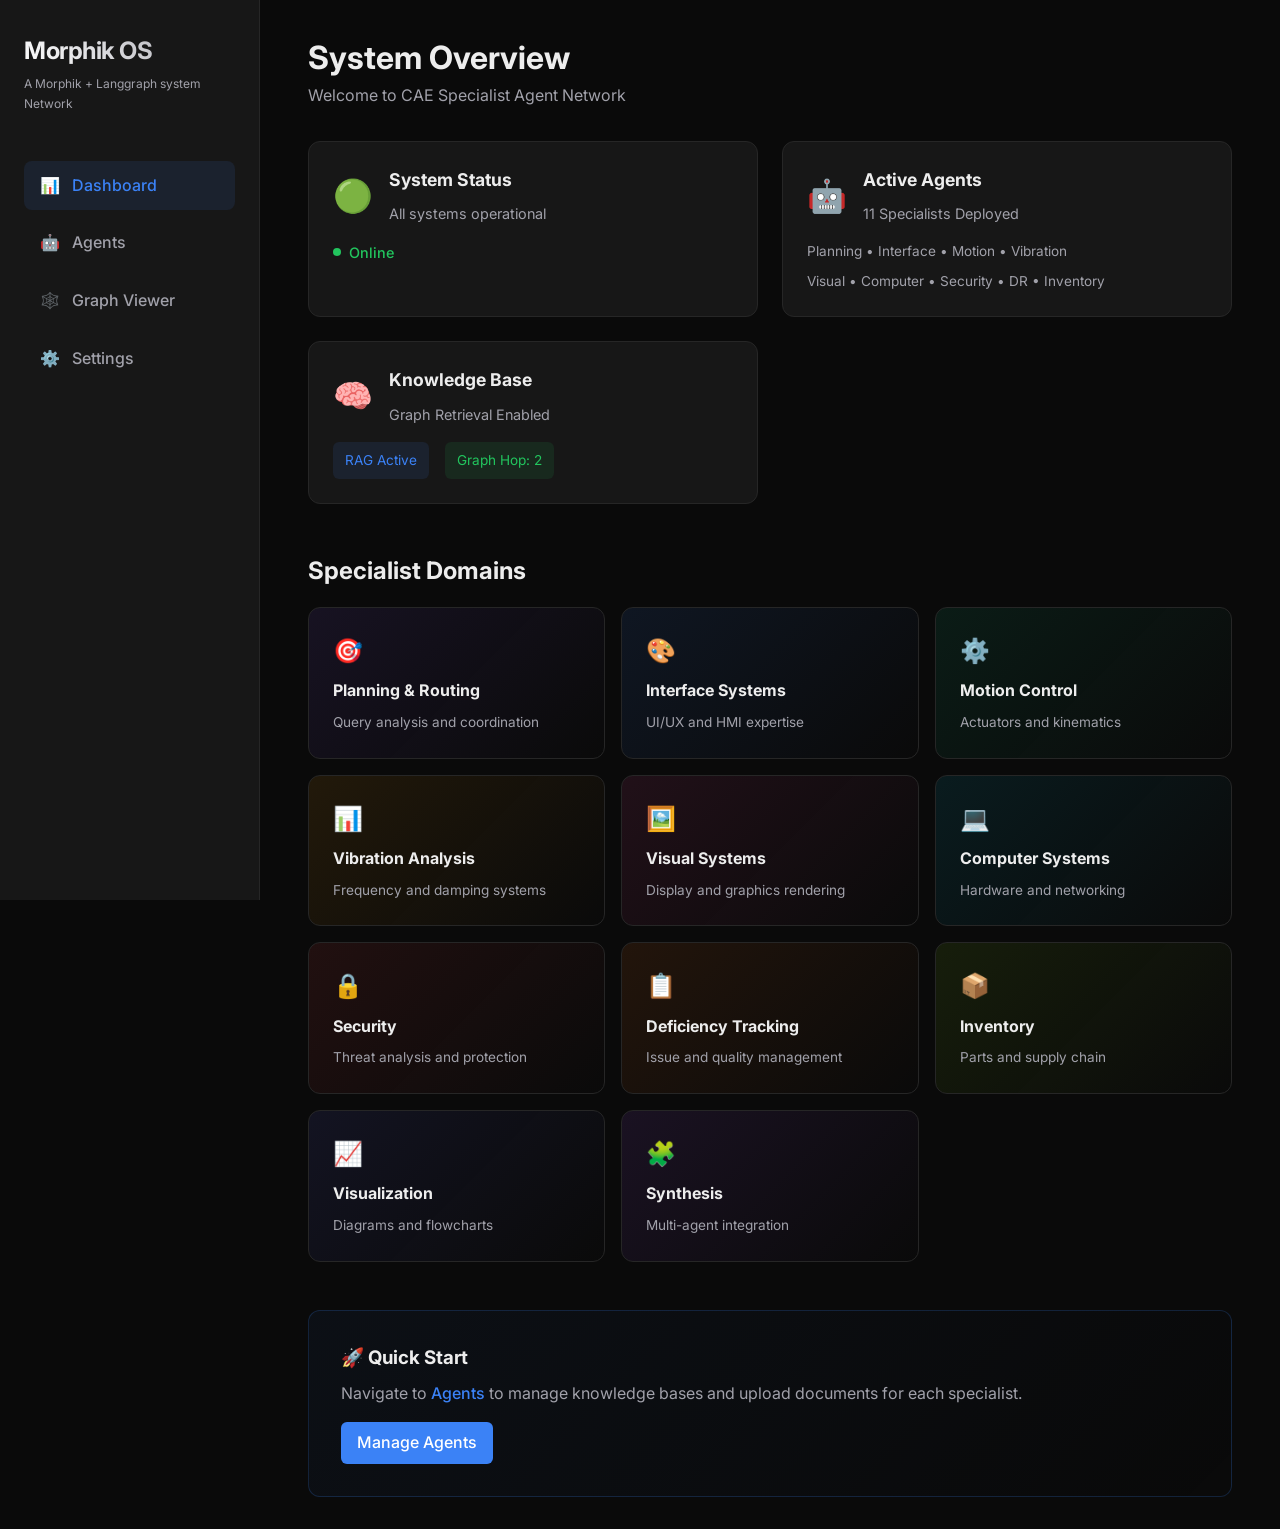
<file: morphik-static-ui/index.html>
<!DOCTYPE html>
<html lang="en">

<head>
    <meta charset="UTF-8">
    <meta name="viewport" content="width=device-width, initial-scale=1.0">
    <title>Morphik OS - CAE Dashboard</title>
    <link rel="stylesheet" href="css/style.css">
    <link rel="preconnect" href="https://fonts.googleapis.com">
    <link rel="preconnect" href="https://fonts.gstatic.com" crossorigin>
    <link href="https://fonts.googleapis.com/css2?family=Inter:wght@400;500;600;700&display=swap" rel="stylesheet">
</head>

<body>
    <div class="app-container">
        <aside class="sidebar">
            <div class="brand">
                <div style="font-size: 1.5rem; font-weight: 700;">Morphik OS</div>
                <div style="font-size: 0.75rem; color: var(--text-secondary); margin-top: 0.25rem;">A Morphik +
                    Langgraph system
                    Network</div>
            </div>
            <ul class="nav-links">
                <li><a href="index.html" class="nav-item active">
                        <span>📊</span>
                        <span>Dashboard</span>
                    </a></li>
                <li><a href="agents.html" class="nav-item">
                        <span>🤖</span>
                        <span>Agents</span>
                    </a></li>
                <li><a href="graph-viz.html" class="nav-item">
                        <span>🕸️</span>
                        <span>Graph Viewer</span>
                    </a></li>
                <li><a href="#" class="nav-item">
                        <span>⚙️</span>
                        <span>Settings</span>
                    </a></li>
            </ul>
        </aside>

        <main class="main-content">
            <header>
                <h1>System Overview</h1>
                <p style="color: var(--text-secondary);">Welcome to CAE Specialist Agent Network</p>
            </header>

            <div class="dashboard-grid">
                <div class="card">
                    <div style="display: flex; align-items: center; gap: 1rem; margin-bottom: 1rem;">
                        <div style="font-size: 2rem;">🟢</div>
                        <div>
                            <h3>System Status</h3>
                            <p>All systems operational</p>
                        </div>
                    </div>
                    <div style="margin-top: 1rem; display: flex; align-items: center; gap: 0.5rem;">
                        <span style="width: 8px; height: 8px; background-color: #22c55e; border-radius: 50%;"></span>
                        <span style="font-size: 0.9rem; color: #22c55e; font-weight: 500;">Online</span>
                    </div>
                </div>

                <div class="card">
                    <div style="display: flex; align-items: center; gap: 1rem; margin-bottom: 1rem;">
                        <div style="font-size: 2rem;">🤖</div>
                        <div>
                            <h3>Active Agents</h3>
                            <p>11 Specialists Deployed</p>
                        </div>
                    </div>
                    <div style="margin-top: 1rem;">
                        <div style="font-size: 0.85rem; color: var(--text-secondary); margin-bottom: 0.5rem;">
                            Planning • Interface • Motion • Vibration
                        </div>
                        <div style="font-size: 0.85rem; color: var(--text-secondary);">
                            Visual • Computer • Security • DR • Inventory
                        </div>
                    </div>
                </div>

                <div class="card">
                    <div style="display: flex; align-items: center; gap: 1rem; margin-bottom: 1rem;">
                        <div style="font-size: 2rem;">🧠</div>
                        <div>
                            <h3>Knowledge Base</h3>
                            <p>Graph Retrieval Enabled</p>
                        </div>
                    </div>
                    <div style="margin-top: 1rem; display: flex; gap: 1rem;">
                        <div
                            style="padding: 0.5rem 0.75rem; background-color: rgba(59, 130, 246, 0.1); border-radius: 6px; font-size: 0.85rem; color: #3b82f6;">
                            RAG Active
                        </div>
                        <div
                            style="padding: 0.5rem 0.75rem; background-color: rgba(34, 197, 94, 0.1); border-radius: 6px; font-size: 0.85rem; color: #22c55e;">
                            Graph Hop: 2
                        </div>
                    </div>
                </div>
            </div>

            <div style="margin-top: 3rem;">
                <h2 style="margin-bottom: 1rem;">Specialist Domains</h2>
                <div style="display: grid; grid-template-columns: repeat(auto-fit, minmax(250px, 1fr)); gap: 1rem;">
                    <div class="card"
                        style="background: linear-gradient(135deg, rgba(139, 92, 246, 0.1), transparent);">
                        <div style="font-size: 1.5rem; margin-bottom: 0.5rem;">🎯</div>
                        <h3 style="font-size: 1rem;">Planning & Routing</h3>
                        <p style="font-size: 0.85rem;">Query analysis and coordination</p>
                    </div>

                    <div class="card"
                        style="background: linear-gradient(135deg, rgba(59, 130, 246, 0.1), transparent);">
                        <div style="font-size: 1.5rem; margin-bottom: 0.5rem;">🎨</div>
                        <h3 style="font-size: 1rem;">Interface Systems</h3>
                        <p style="font-size: 0.85rem;">UI/UX and HMI expertise</p>
                    </div>

                    <div class="card"
                        style="background: linear-gradient(135deg, rgba(16, 185, 129, 0.1), transparent);">
                        <div style="font-size: 1.5rem; margin-bottom: 0.5rem;">⚙️</div>
                        <h3 style="font-size: 1rem;">Motion Control</h3>
                        <p style="font-size: 0.85rem;">Actuators and kinematics</p>
                    </div>

                    <div class="card"
                        style="background: linear-gradient(135deg, rgba(245, 158, 11, 0.1), transparent);">
                        <div style="font-size: 1.5rem; margin-bottom: 0.5rem;">📊</div>
                        <h3 style="font-size: 1rem;">Vibration Analysis</h3>
                        <p style="font-size: 0.85rem;">Frequency and damping systems</p>
                    </div>

                    <div class="card"
                        style="background: linear-gradient(135deg, rgba(236, 72, 153, 0.1), transparent);">
                        <div style="font-size: 1.5rem; margin-bottom: 0.5rem;">🖼️</div>
                        <h3 style="font-size: 1rem;">Visual Systems</h3>
                        <p style="font-size: 0.85rem;">Display and graphics rendering</p>
                    </div>

                    <div class="card" style="background: linear-gradient(135deg, rgba(6, 182, 212, 0.1), transparent);">
                        <div style="font-size: 1.5rem; margin-bottom: 0.5rem;">💻</div>
                        <h3 style="font-size: 1rem;">Computer Systems</h3>
                        <p style="font-size: 0.85rem;">Hardware and networking</p>
                    </div>

                    <div class="card" style="background: linear-gradient(135deg, rgba(239, 68, 68, 0.1), transparent);">
                        <div style="font-size: 1.5rem; margin-bottom: 0.5rem;">🔒</div>
                        <h3 style="font-size: 1rem;">Security</h3>
                        <p style="font-size: 0.85rem;">Threat analysis and protection</p>
                    </div>

                    <div class="card"
                        style="background: linear-gradient(135deg, rgba(249, 115, 22, 0.1), transparent);">
                        <div style="font-size: 1.5rem; margin-bottom: 0.5rem;">📋</div>
                        <h3 style="font-size: 1rem;">Deficiency Tracking</h3>
                        <p style="font-size: 0.85rem;">Issue and quality management</p>
                    </div>

                    <div class="card"
                        style="background: linear-gradient(135deg, rgba(132, 204, 22, 0.1), transparent);">
                        <div style="font-size: 1.5rem; margin-bottom: 0.5rem;">📦</div>
                        <h3 style="font-size: 1rem;">Inventory</h3>
                        <p style="font-size: 0.85rem;">Parts and supply chain</p>
                    </div>

                    <div class="card"
                        style="background: linear-gradient(135deg, rgba(99, 102, 241, 0.1), transparent);">
                        <div style="font-size: 1.5rem; margin-bottom: 0.5rem;">📈</div>
                        <h3 style="font-size: 1rem;">Visualization</h3>
                        <p style="font-size: 0.85rem;">Diagrams and flowcharts</p>
                    </div>

                    <div class="card"
                        style="background: linear-gradient(135deg, rgba(168, 85, 247, 0.1), transparent);">
                        <div style="font-size: 1.5rem; margin-bottom: 0.5rem;">🧩</div>
                        <h3 style="font-size: 1rem;">Synthesis</h3>
                        <p style="font-size: 0.85rem;">Multi-agent integration</p>
                    </div>
                </div>
            </div>

            <div
                style="margin-top: 3rem; padding: 2rem; background: linear-gradient(135deg, rgba(59, 130, 246, 0.05), transparent); border-radius: 12px; border: 1px solid rgba(59, 130, 246, 0.2);">
                <h3 style="margin-bottom: 0.5rem;">🚀 Quick Start</h3>
                <p style="color: var(--text-secondary); margin-bottom: 1rem;">
                    Navigate to <a href="agents.html" style="color: #3b82f6; font-weight: 500;">Agents</a> to manage
                    knowledge bases and upload documents for each specialist.
                </p>
                <div style="display: flex; gap: 1rem; flex-wrap: wrap;">
                    <a href="agents.html" class="btn btn-primary" style="display: inline-block;">
                        Manage Agents
                    </a>
                </div>
            </div>
        </main>
    </div>
</body>

</html>
</file>
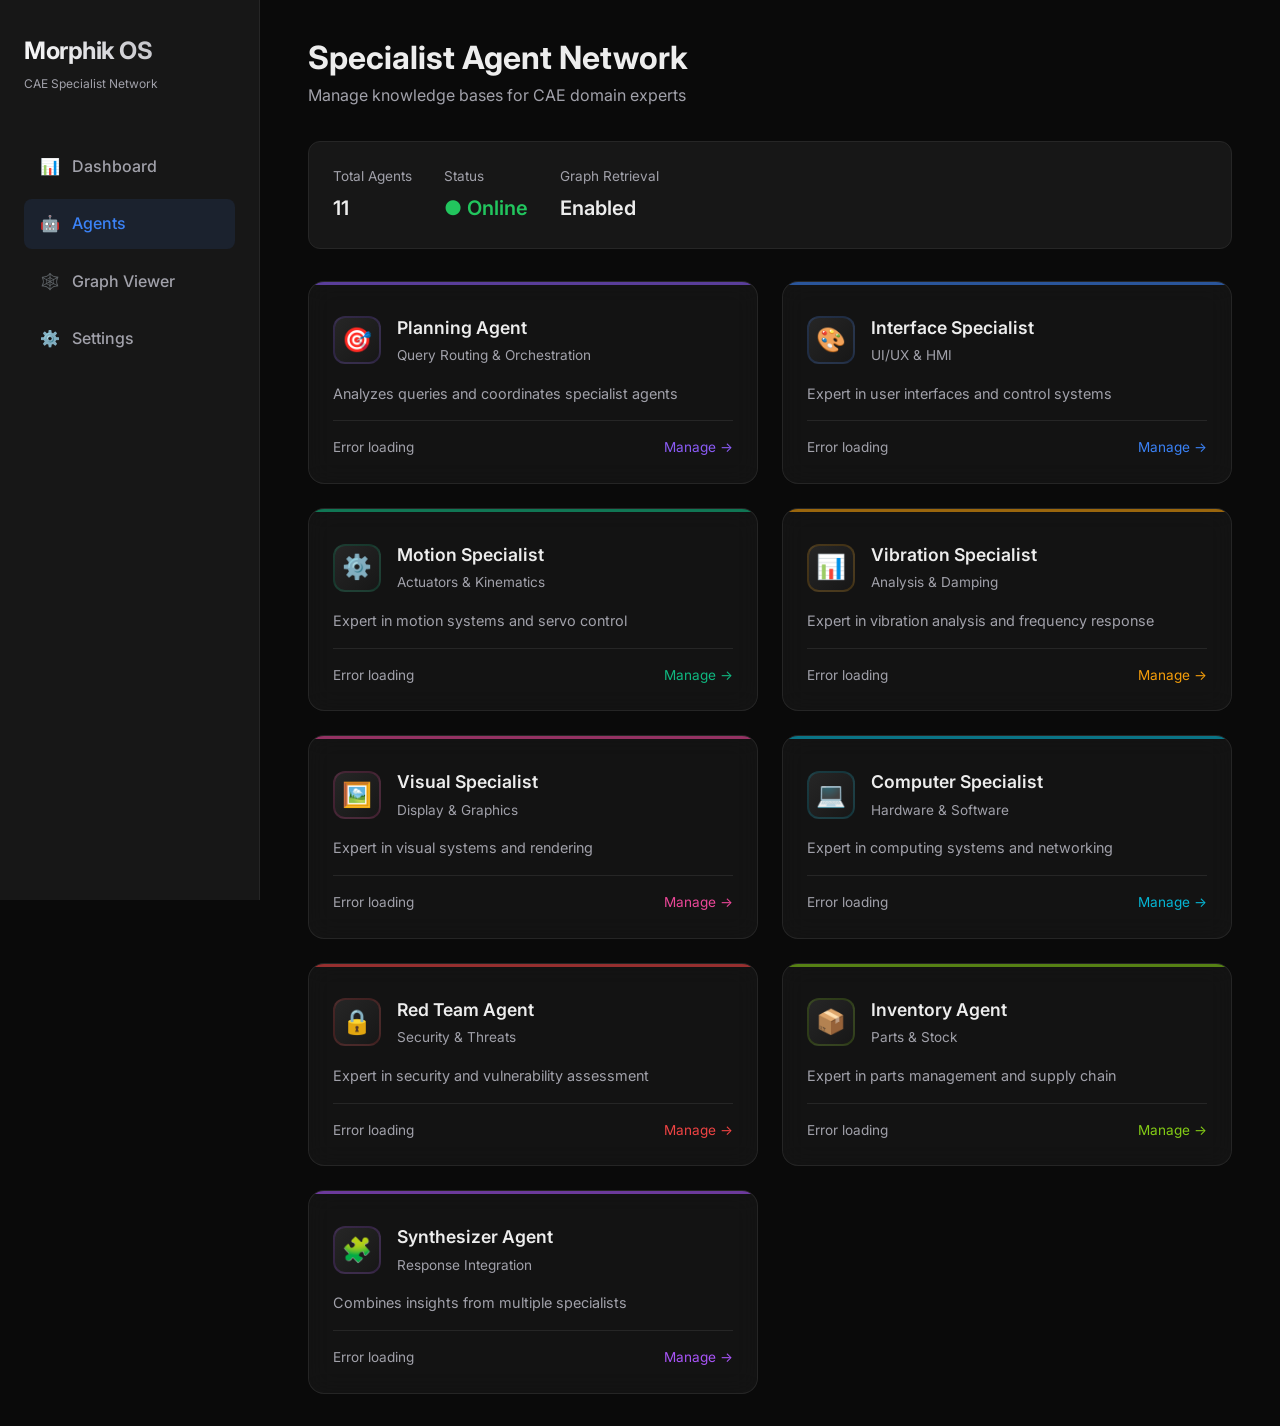
<file: morphik-static-ui/agents.html>
<!DOCTYPE html>
<html lang="en">

<head>
    <meta charset="UTF-8">
    <meta name="viewport" content="width=device-width, initial-scale=1.0">
    <title>Morphik OS - CAE Specialist Agents</title>
    <link rel="stylesheet" href="css/style.css">
    <link rel="preconnect" href="https://fonts.googleapis.com">
    <link rel="preconnect" href="https://fonts.gstatic.com" crossorigin>
    <link href="https://fonts.googleapis.com/css2?family=Inter:wght@400;500;600;700&display=swap" rel="stylesheet">
</head>

<body>
    <div class="app-container">
        <aside class="sidebar">
            <div class="brand">
                <div style="font-size: 1.5rem; font-weight: 700;">Morphik OS</div>
                <div style="font-size: 0.75rem; color: var(--text-secondary); margin-top: 0.25rem;">CAE Specialist
                    Network</div>
            </div>
            <ul class="nav-links">
                <li><a href="index.html" class="nav-item">
                        <span>📊</span>
                        <span>Dashboard</span>
                    </a></li>
                <li><a href="agents.html" class="nav-item active">
                        <span>🤖</span>
                        <span>Agents</span>
                    </a></li>
                <li><a href="graph-viz.html" class="nav-item">
                        <span>🕸️</span>
                        <span>Graph Viewer</span>
                    </a></li>
                <li><a href="#" class="nav-item">
                        <span>⚙️</span>
                        <span>Settings</span>
                    </a></li>
            </ul>
        </aside>

        <main class="main-content">
            <header>
                <h1>Specialist Agent Network</h1>
                <p style="color: var(--text-secondary);">Manage knowledge bases for CAE domain experts</p>
            </header>

            <div class="stats-bar">
                <div class="stat-item">
                    <span class="stat-label">Total Agents</span>
                    <span class="stat-value">11</span>
                </div>
                <div class="stat-item">
                    <span class="stat-label">Status</span>
                    <span class="stat-value" style="color: #22c55e;">● Online</span>
                </div>
                <div class="stat-item">
                    <span class="stat-label">Graph Retrieval</span>
                    <span class="stat-value">Enabled</span>
                </div>
            </div>

            <div id="agents-grid" class="agents-grid">
                <!-- Agents will be injected here by JS -->
            </div>
        </main>
    </div>

    <!-- Agent Details Modal -->
    <div id="agent-modal" class="modal-overlay">
        <div class="modal-content">
            <div class="modal-header">
                <div>
                    <h2 id="modal-agent-name">Agent Name</h2>
                    <p id="modal-agent-role"
                        style="color: var(--text-secondary); font-size: 0.9rem; margin-top: 0.25rem;"></p>
                    <p id="modal-agent-description"
                        style="color: var(--text-secondary); font-size: 0.85rem; margin-top: 0.5rem; font-style: italic;">
                    </p>
                </div>
                <button class="close-btn" onclick="closeModal()" title="Close">&times;</button>
            </div>
            <div class="modal-body">
                <div class="upload-zone" id="drop-zone">
                    <div style="font-size: 2.5rem; margin-bottom: 0.5rem;">📤</div>
                    <p style="font-weight: 500; margin-bottom: 0.25rem;">Drag & drop files here</p>
                    <p style="font-size: 0.85rem; color: var(--text-secondary);">or click to browse</p>
                    <input type="file" id="file-input" style="display: none;" multiple>
                </div>

                <div style="margin-bottom: 1rem; display: flex; justify-content: space-between; align-items: center;">
                    <h3>Knowledge Base</h3>
                    <span id="doc-count" style="color: var(--text-secondary); font-size: 0.9rem;">0 documents</span>
                </div>

                <ul id="doc-list" class="doc-list">
                    <!-- Documents will be injected here -->
                </ul>

                <!-- Knowledge Graph Visualization Section -->
                <div style="margin-top: 2rem;">
                    <div
                        style="display: flex; justify-content: space-between; align-items: center; margin-bottom: 1rem;">
                        <h3>Knowledge Graph</h3>
                        <button id="refresh-graph-btn" class="btn-icon" title="Refresh Graph" style="display: none;">
                            🔄
                        </button>
                    </div>
                    <div id="graph-container"
                        style="min-height: 200px; border: 1px solid var(--border); border-radius: 8px; padding: 1rem; background: var(--bg-secondary);">
                        <p style="text-align: center; color: var(--text-secondary);">Loading graph...</p>
                    </div>
                </div>
            </div>
        </div>
    </div>

    <script src="js/api.js?v=2"></script>
    <script src="js/agents.js?v=2"></script>
</body>

</html>
</file>
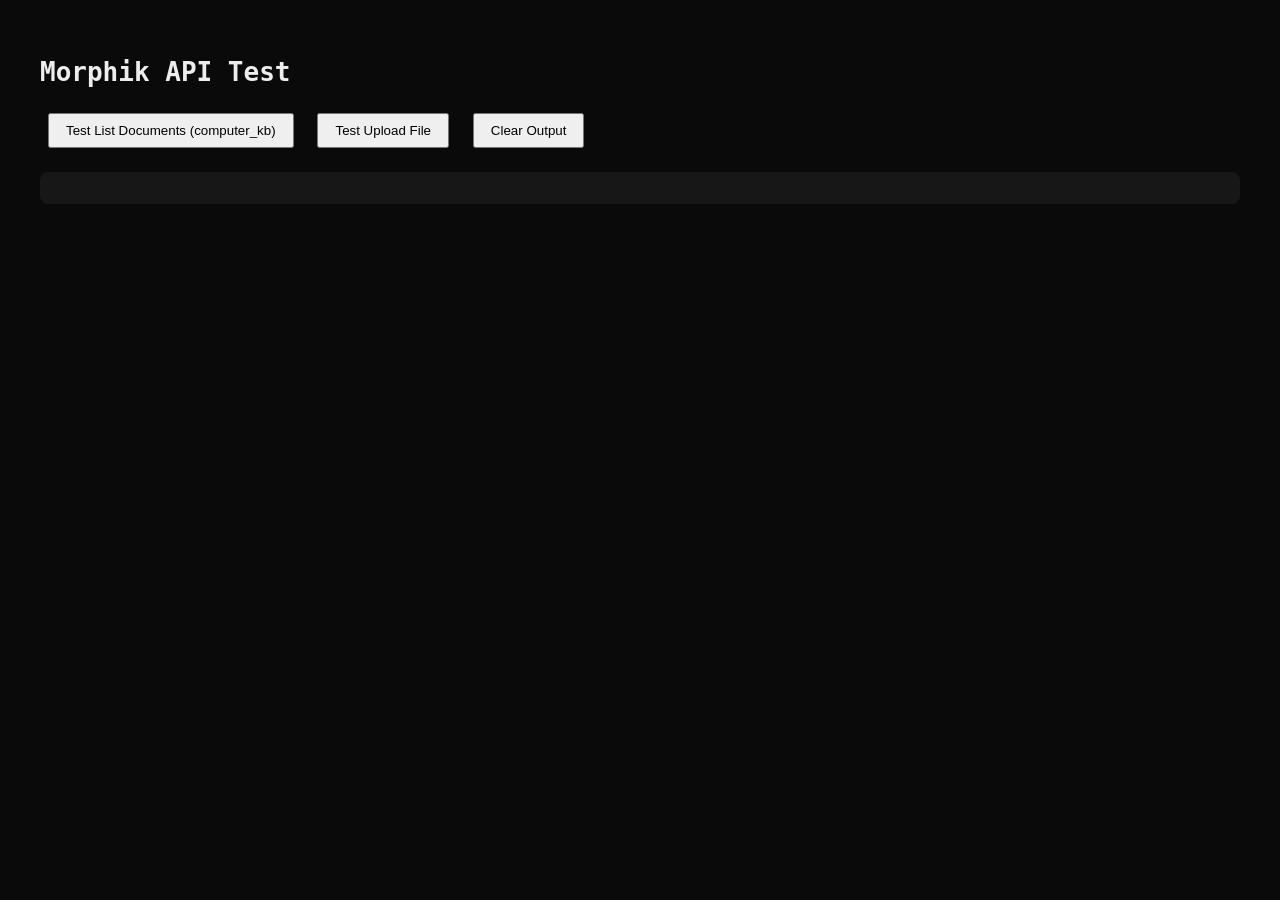
<file: morphik-static-ui/test-api.html>
<!DOCTYPE html>
<html lang="en">

<head>
    <meta charset="UTF-8">
    <meta name="viewport" content="width=device-width, initial-scale=1.0">
    <title>API Test</title>
    <style>
        body {
            font-family: monospace;
            padding: 2rem;
            background: #0a0a0a;
            color: #ededed;
        }

        button {
            padding: 0.5rem 1rem;
            margin: 0.5rem;
            cursor: pointer;
        }

        #output {
            background: #171717;
            padding: 1rem;
            margin-top: 1rem;
            border-radius: 8px;
            white-space: pre-wrap;
            max-height: 500px;
            overflow-y: auto;
        }
    </style>
</head>

<body>
    <h1>Morphik API Test</h1>

    <div>
        <button onclick="testListDocuments()">Test List Documents (computer_kb)</button>
        <button onclick="testUpload()">Test Upload File</button>
        <button onclick="clearOutput()">Clear Output</button>
    </div>

    <div id="output"></div>

    <script src="js/api.js"></script>
    <script>
        const output = document.getElementById('output');

        function log(message) {
            output.textContent += message + '\n';
            console.log(message);
        }

        function clearOutput() {
            output.textContent = '';
        }

        async function testListDocuments() {
            log('\n=== Testing List Documents ===');
            try {
                log('Calling api.listDocuments("computer_kb")...');
                const result = await api.listDocuments('computer_kb');
                log('Success!');
                log('Returned count: ' + result.returned_count);
                log('Documents: ' + JSON.stringify(result.documents, null, 2));
            } catch (error) {
                log('ERROR: ' + error.message);
                log('Stack: ' + error.stack);
            }
        }

        async function testUpload() {
            log('\n=== Testing File Upload ===');

            // Create a test file
            const testContent = 'This is a test document for API verification.\nTimestamp: ' + new Date().toISOString();
            const blob = new Blob([testContent], { type: 'text/plain' });
            const file = new File([blob], 'test-upload.txt', { type: 'text/plain' });

            try {
                log('Uploading test file to computer_kb...');
                const result = await api.ingestFile(file, 'computer_kb');
                log('Success!');
                log('Document ID: ' + (result.external_id || result.id));
                log('Response: ' + JSON.stringify(result, null, 2));
            } catch (error) {
                log('ERROR: ' + error.message);
                log('Stack: ' + error.stack);
            }
        }
    </script>
</body>

</html>
</file>
<file: morphik-static-ui/css/style.css>
:root {
    --bg-dark: #0a0a0a;
    --bg-card: #171717;
    --bg-card-hover: #262626;
    --text-primary: #ededed;
    --text-secondary: #a1a1aa;
    --accent-primary: #3b82f6;
    --accent-glow: rgba(59, 130, 246, 0.5);
    --border-color: #262626;
    --glass-bg: rgba(23, 23, 23, 0.7);
    --glass-border: rgba(255, 255, 255, 0.08);
    --font-sans: 'Inter', -apple-system, BlinkMacSystemFont, 'Segoe UI', Roboto, Oxygen, Ubuntu, Cantarell, 'Open Sans', 'Helvetica Neue', sans-serif;
}

* {
    box-sizing: border-box;
    margin: 0;
    padding: 0;
}

body {
    font-family: var(--font-sans);
    background-color: var(--bg-dark);
    color: var(--text-primary);
    line-height: 1.6;
    overflow-x: hidden;
}

a {
    text-decoration: none;
    color: inherit;
}

/* Layout */
.app-container {
    display: flex;
    min-height: 100vh;
}

.sidebar {
    width: 260px;
    background-color: var(--bg-card);
    border-right: 1px solid var(--border-color);
    padding: 2rem 1.5rem;
    display: flex;
    flex-direction: column;
    position: fixed;
    height: 100vh;
    z-index: 10;
}

.main-content {
    flex: 1;
    margin-left: 260px;
    padding: 2rem 3rem;
    max-width: 1600px;
}

/* Sidebar */
.brand {
    margin-bottom: 3rem;
}

.brand>div:first-child {
    font-size: 1.5rem;
    font-weight: 700;
    background: linear-gradient(45deg, #fff, #a1a1aa);
    -webkit-background-clip: text;
    -webkit-text-fill-color: transparent;
    letter-spacing: -0.5px;
}

.nav-links {
    list-style: none;
    display: flex;
    flex-direction: column;
    gap: 0.5rem;
}

.nav-item {
    padding: 0.75rem 1rem;
    border-radius: 8px;
    color: var(--text-secondary);
    transition: all 0.2s ease;
    font-weight: 500;
    display: flex;
    align-items: center;
    gap: 0.75rem;
}

.nav-item:hover,
.nav-item.active {
    background-color: var(--bg-card-hover);
    color: var(--text-primary);
}

.nav-item.active {
    background-color: rgba(59, 130, 246, 0.1);
    color: var(--accent-primary);
}

/* Stats Bar */
.stats-bar {
    display: flex;
    gap: 2rem;
    margin: 2rem 0;
    padding: 1.5rem;
    background-color: var(--bg-card);
    border: 1px solid var(--border-color);
    border-radius: 12px;
}

.stat-item {
    display: flex;
    flex-direction: column;
    gap: 0.25rem;
}

.stat-label {
    font-size: 0.85rem;
    color: var(--text-secondary);
}

.stat-value {
    font-size: 1.25rem;
    font-weight: 600;
    color: var(--text-primary);
}

/* Dashboard Grid */
.dashboard-grid {
    display: grid;
    grid-template-columns: repeat(auto-fit, minmax(300px, 1fr));
    gap: 1.5rem;
    margin-top: 2rem;
}

.card {
    background-color: var(--bg-card);
    border: 1px solid var(--border-color);
    border-radius: 12px;
    padding: 1.5rem;
    transition: transform 0.2s ease, box-shadow 0.2s ease;
}

.card:hover {
    transform: translateY(-2px);
    box-shadow: 0 10px 30px -10px rgba(0, 0, 0, 0.5);
    border-color: var(--text-secondary);
}

.card h3 {
    font-size: 1.1rem;
    margin-bottom: 0.5rem;
    color: var(--text-primary);
}

.card p {
    color: var(--text-secondary);
    font-size: 0.9rem;
}

/* Agents Grid */
.agents-grid {
    display: grid;
    grid-template-columns: repeat(auto-fill, minmax(300px, 1fr));
    gap: 1.5rem;
    margin-top: 2rem;
}

.agent-card {
    background: var(--glass-bg);
    backdrop-filter: blur(12px);
    border: 1px solid var(--glass-border);
    border-radius: 16px;
    padding: 1.5rem;
    cursor: pointer;
    transition: all 0.3s cubic-bezier(0.4, 0, 0.2, 1);
    position: relative;
    overflow: hidden;
}

.agent-status-indicator {
    position: absolute;
    top: 0;
    left: 0;
    width: 100%;
    height: 3px;
    background: var(--agent-color, var(--accent-primary));
    opacity: 0.6;
}

.agent-card::before {
    content: '';
    position: absolute;
    top: 0;
    left: 0;
    width: 100%;
    height: 100%;
    background: linear-gradient(45deg, transparent, rgba(255, 255, 255, 0.03), transparent);
    transform: translateX(-100%);
    transition: 0.5s;
}

.agent-card:hover::before {
    transform: translateX(100%);
}

.agent-card:hover {
    transform: translateY(-4px);
    border-color: var(--agent-color, var(--accent-primary));
    box-shadow: 0 0 20px rgba(var(--agent-color), 0.3);
}

.agent-header {
    display: flex;
    align-items: center;
    gap: 1rem;
    margin-bottom: 1rem;
    margin-top: 0.5rem;
}

.agent-icon {
    width: 48px;
    height: 48px;
    border-radius: 12px;
    background: linear-gradient(135deg, #262626, #171717);
    display: flex;
    align-items: center;
    justify-content: center;
    font-size: 1.5rem;
    border: 2px solid var(--border-color);
    flex-shrink: 0;
}

.agent-info h3 {
    font-size: 1.1rem;
    font-weight: 600;
}

.agent-role {
    font-size: 0.85rem;
    color: var(--text-secondary);
    margin-top: 0.2rem;
}

.agent-description {
    font-size: 0.9rem;
    color: var(--text-secondary);
    margin-bottom: 1rem;
    line-height: 1.5;
}

.agent-stats {
    display: flex;
    justify-content: space-between;
    margin-top: 1rem;
    padding-top: 1rem;
    border-top: 1px solid var(--border-color);
    font-size: 0.85rem;
    color: var(--text-secondary);
}

.loading-count {
    opacity: 0.5;
    animation: pulse 1.5s ease-in-out infinite;
}

@keyframes pulse {

    0%,
    100% {
        opacity: 0.5;
    }

    50% {
        opacity: 0.8;
    }
}

/* Modal */
.modal-overlay {
    position: fixed;
    top: 0;
    left: 0;
    width: 100%;
    height: 100%;
    background: rgba(0, 0, 0, 0.8);
    backdrop-filter: blur(4px);
    display: flex;
    align-items: center;
    justify-content: center;
    z-index: 100;
    opacity: 0;
    pointer-events: none;
    transition: opacity 0.3s ease;
}

.modal-overlay.active {
    opacity: 1;
    pointer-events: auto;
}

.modal-content {
    background: var(--bg-card);
    width: 90%;
    max-width: 900px;
    max-height: 85vh;
    border-radius: 16px;
    border: 1px solid var(--border-color);
    display: flex;
    flex-direction: column;
    transform: scale(0.95);
    transition: transform 0.3s cubic-bezier(0.34, 1.56, 0.64, 1);
}

.modal-overlay.active .modal-content {
    transform: scale(1);
}

.modal-header {
    padding: 1.5rem;
    border-bottom: 1px solid var(--border-color);
    display: flex;
    justify-content: space-between;
    align-items: flex-start;
    gap: 1rem;
}

.modal-body {
    padding: 1.5rem;
    overflow-y: auto;
    flex: 1;
}

.close-btn {
    background: none;
    border: none;
    color: var(--text-secondary);
    cursor: pointer;
    font-size: 1.5rem;
    padding: 0.5rem;
    transition: color 0.2s;
    flex-shrink: 0;
    line-height: 1;
}

.close-btn:hover {
    color: var(--text-primary);
}

/* File Upload */
.upload-zone {
    border: 2px dashed var(--border-color);
    border-radius: 12px;
    padding: 2.5rem;
    text-align: center;
    cursor: pointer;
    transition: all 0.2s;
    margin-bottom: 2rem;
}

.upload-zone:hover,
.upload-zone.drag-over {
    border-color: var(--accent-primary);
    background-color: rgba(59, 130, 246, 0.05);
}

.upload-progress {
    display: flex;
    flex-direction: column;
    align-items: center;
    gap: 1rem;
}

.doc-list {
    list-style: none;
    display: flex;
    flex-direction: column;
    gap: 0.5rem;
}

.doc-item {
    display: flex;
    justify-content: space-between;
    align-items: center;
    padding: 1rem;
    background-color: rgba(255, 255, 255, 0.03);
    border-radius: 8px;
    border: 1px solid transparent;
    transition: all 0.2s;
    animation: fadeIn 0.3s ease forwards;
    opacity: 0;
}

.doc-item:hover {
    border-color: var(--border-color);
    background-color: rgba(255, 255, 255, 0.05);
}

.delete-btn {
    background: none;
    border: none;
    cursor: pointer;
    opacity: 0.5;
    transition: all 0.2s;
    font-size: 1.2rem;
    padding: 0.5rem;
    border-radius: 6px;
}

.delete-btn:hover {
    opacity: 1;
    background-color: rgba(239, 68, 68, 0.1);
}

/* Loading Spinner */
.loading-spinner {
    width: 24px;
    height: 24px;
    border: 3px solid rgba(255, 255, 255, 0.1);
    border-top-color: var(--accent-primary);
    border-radius: 50%;
    animation: spin 0.8s linear infinite;
    margin: 0 auto;
}

@keyframes spin {
    to {
        transform: rotate(360deg);
    }
}

/* Status Badges */
.status-badge {
    display: inline-flex;
    align-items: center;
    gap: 0.25rem;
    padding: 0.125rem 0.5rem;
    border-radius: 4px;
    font-size: 0.75rem;
    font-weight: 500;
    white-space: nowrap;
}

.status-completed {
    background-color: rgba(34, 197, 94, 0.1);
    color: #22c55e;
    border: 1px solid rgba(34, 197, 94, 0.3);
}

.status-processing {
    background-color: rgba(245, 158, 11, 0.1);
    color: #f59e0b;
    border: 1px solid rgba(245, 158, 11, 0.3);
    animation: pulse-status 2s ease-in-out infinite;
}

.status-failed {
    background-color: rgba(239, 68, 68, 0.1);
    color: #ef4444;
    border: 1px solid rgba(239, 68, 68, 0.3);
}

.status-pending {
    background-color: rgba(59, 130, 246, 0.1);
    color: #3b82f6;
    border: 1px solid rgba(59, 130, 246, 0.3);
}

.status-unknown {
    background-color: rgba(107, 114, 128, 0.1);
    color: #6b7280;
    border: 1px solid rgba(107, 114, 128, 0.3);
}

@keyframes pulse-status {

    0%,
    100% {
        opacity: 1;
    }

    50% {
        opacity: 0.6;
    }
}

/* Toast Notifications */
.toast {
    position: fixed;
    bottom: 2rem;
    right: 2rem;
    padding: 1rem 1.5rem;
    background: var(--bg-card);
    border: 1px solid var(--border-color);
    border-radius: 8px;
    box-shadow: 0 10px 30px -10px rgba(0, 0, 0, 0.5);
    color: var(--text-primary);
    font-size: 0.9rem;
    opacity: 0;
    transform: translateY(1rem);
    transition: all 0.3s ease;
    z-index: 1000;
    max-width: 400px;
}

.toast.show {
    opacity: 1;
    transform: translateY(0);
}

.toast-success {
    border-left: 4px solid #22c55e;
}

.toast-error {
    border-left: 4px solid #ef4444;
}

.toast-info {
    border-left: 4px solid #3b82f6;
}

.toast-warning {
    border-left: 4px solid #f59e0b;
}

/* Utility */
.btn {
    padding: 0.5rem 1rem;
    border-radius: 6px;
    border: none;
    cursor: pointer;
    font-weight: 500;
    transition: all 0.2s;
}

.btn-primary {
    background-color: var(--accent-primary);
    color: white;
}

.btn-primary:hover {
    background-color: #2563eb;
}

.hidden {
    display: none;
}

/* Animations */
@keyframes fadeIn {
    from {
        opacity: 0;
        transform: translateY(10px);
    }

    to {
        opacity: 1;
        transform: translateY(0);
    }
}

.animate-fade-in {
    animation: fadeIn 0.4s ease forwards;
}

/* Responsive */
@media (max-width: 768px) {
    .sidebar {
        width: 200px;
    }

    .main-content {
        margin-left: 200px;
        padding: 1.5rem;
    }

    .agents-grid {
        grid-template-columns: 1fr;
    }

    .stats-bar {
        flex-direction: column;
        gap: 1rem;
    }
}

@media (max-width: 640px) {
    .sidebar {
        width: 100%;
        height: auto;
        position: relative;
        border-right: none;
        border-bottom: 1px solid var(--border-color);
    }

    .main-content {
        margin-left: 0;
        padding: 1rem;
    }

    .modal-content {
        width: 95%;
        max-height: 90vh;
    }
}
</file>
